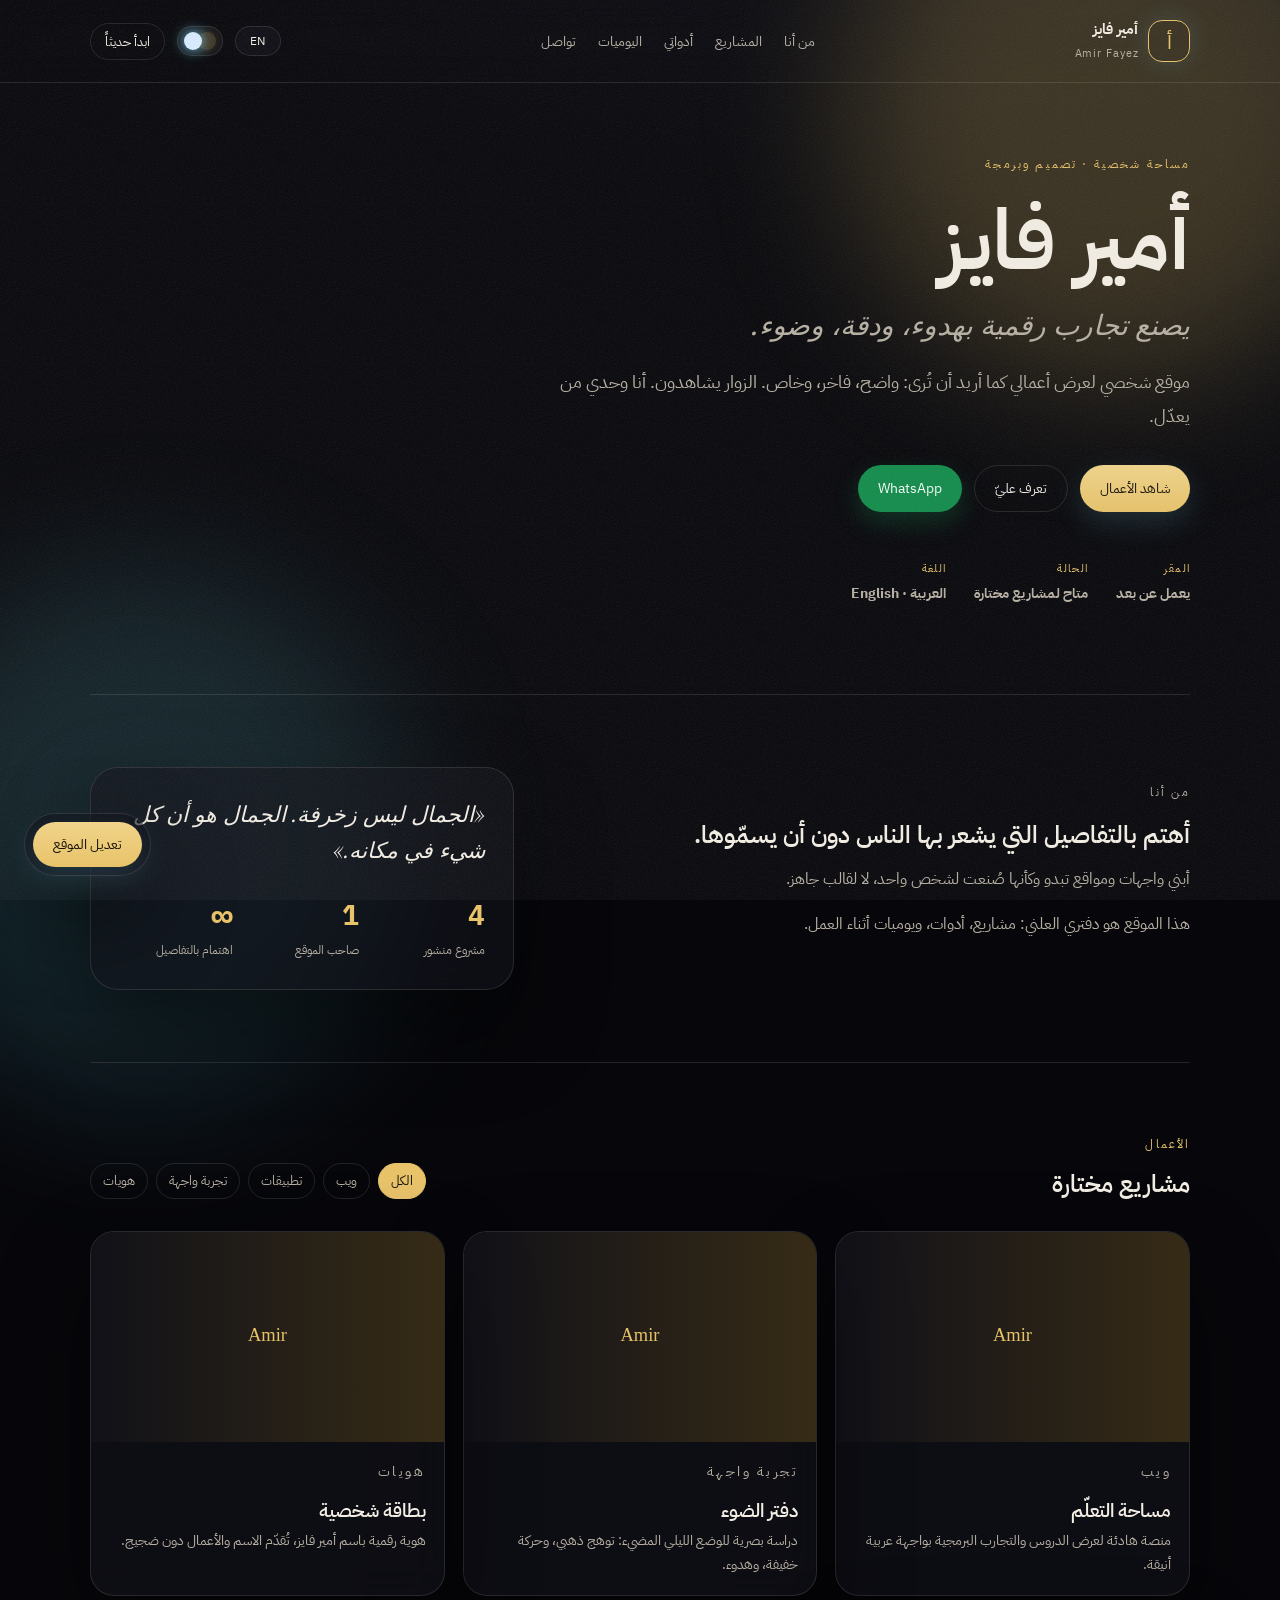
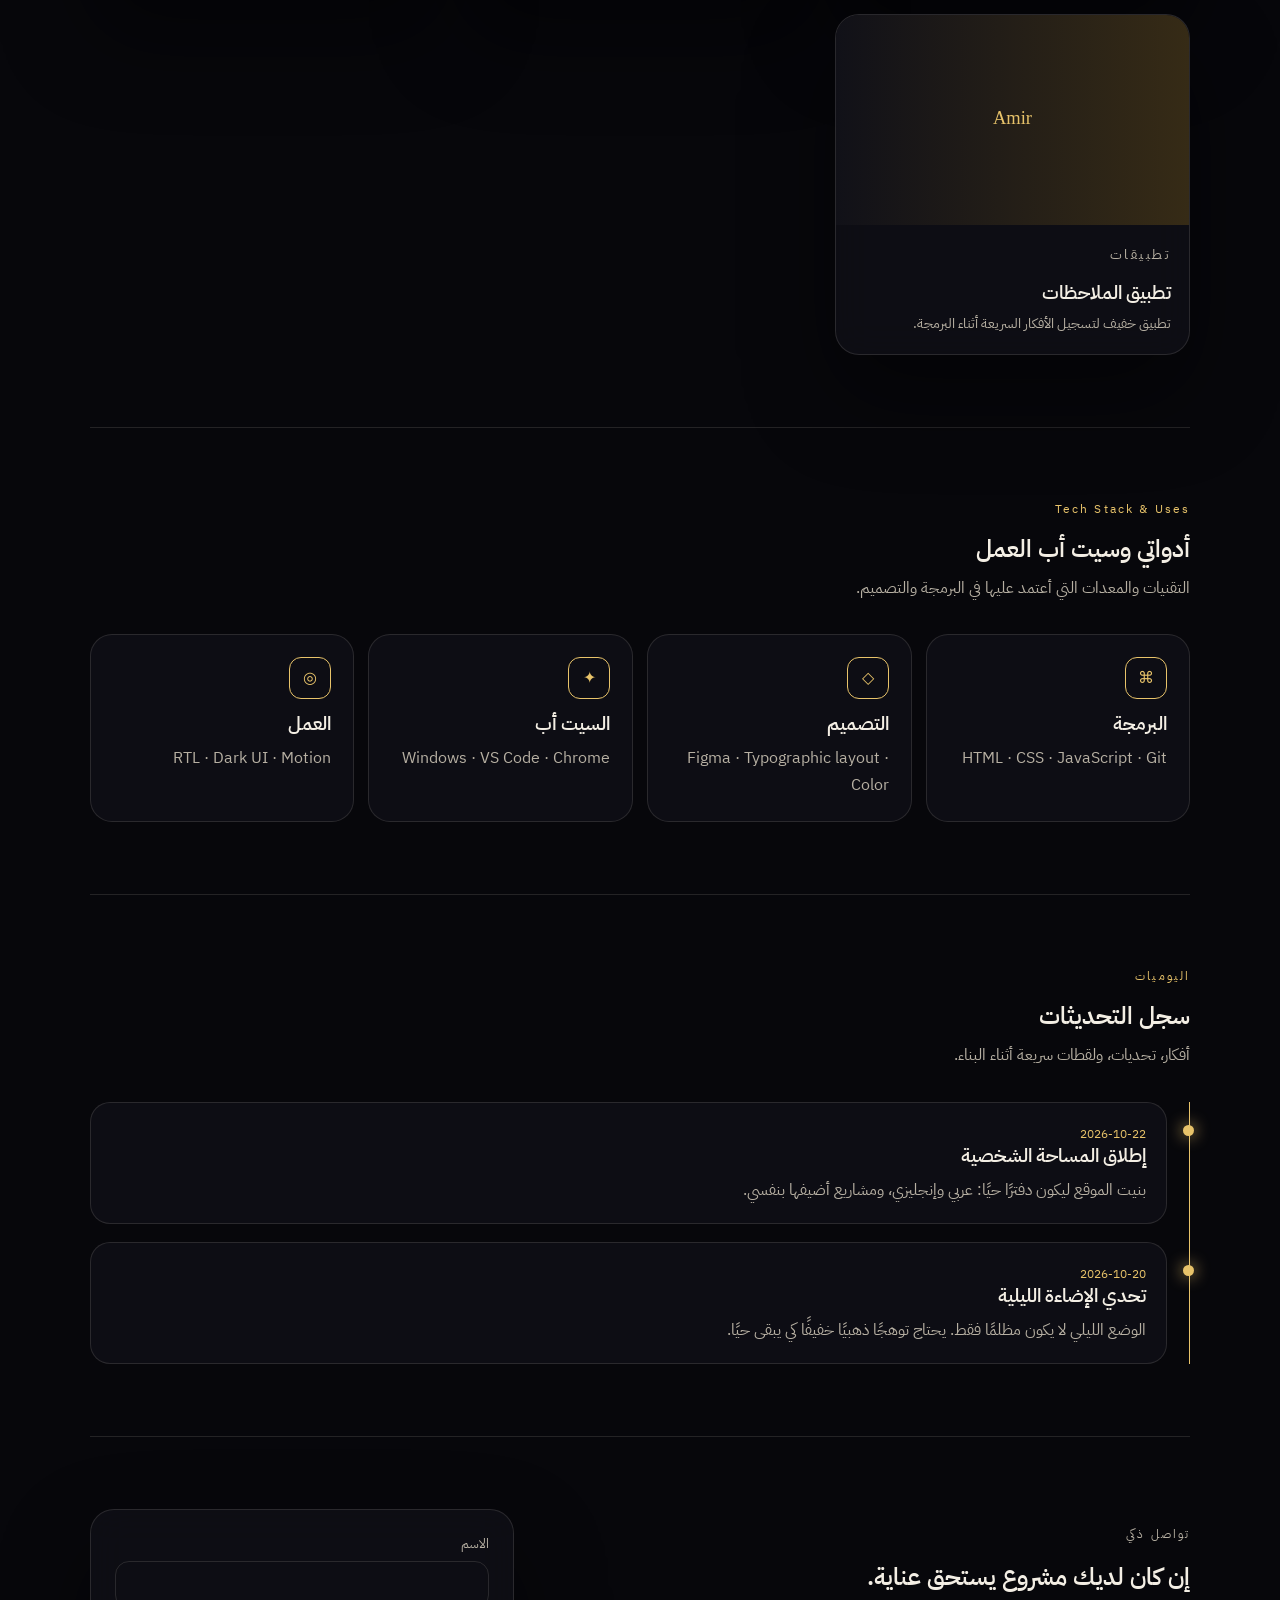
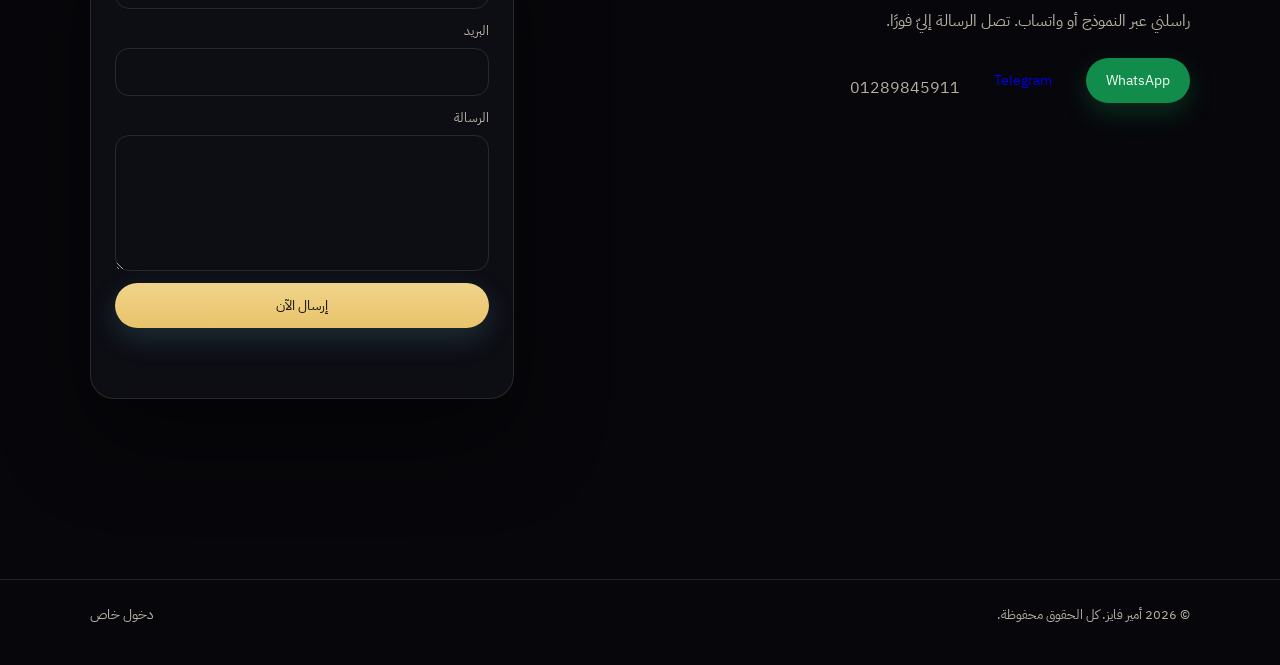
<file: index.html>
<!DOCTYPE html>
<html lang="ar" dir="rtl">
  <head>
    <meta charset="UTF-8" />
    <meta name="viewport" content="width=device-width, initial-scale=1.0" />
    <meta name="description" content="Amir Fayez — personal studio for design and code." />
    <title>أمير فايز — Amir Fayez</title>
    <link rel="preconnect" href="https://fonts.googleapis.com" />
    <link rel="preconnect" href="https://fonts.gstatic.com" crossorigin />
    <link
      href="https://fonts.googleapis.com/css2?family=IBM+Plex+Sans+Arabic:wght@300;400;500;600;700&family=Playfair+Display:ital,wght@0,500;0,700;1,500&display=swap"
      rel="stylesheet"
    />
    <link rel="icon" href="data:image/svg+xml,%3Csvg xmlns='http://www.w3.org/2000/svg' viewBox='0 0 64 64'%3E%3Crect rx='16' width='64' height='64' fill='%230b0b10'/%3E%3Ctext x='32' y='42' text-anchor='middle' font-size='28' fill='%23e8c36a' font-family='serif'%3Eأ%3C/text%3E%3C/svg%3E" />
    <link rel="stylesheet" href="style.css" />
  </head>
  <body>
    <div class="grain" aria-hidden="true"></div>
    <div class="orb orb-a" aria-hidden="true"></div>
    <div class="orb orb-b" aria-hidden="true"></div>
    <div class="cursor-glow" aria-hidden="true"></div>

    <header class="nav">
      <a class="brand" href="#top">
        <span class="brand-mark" id="brandMark">أ</span>
        <span>
          <strong id="brandName">أمير فايز</strong>
          <small id="brandSub">Amir Fayez</small>
        </span>
      </a>
      <nav class="nav-links">
        <a href="#about" data-i18n="navAbout"></a>
        <a href="#work" data-i18n="navWork"></a>
        <a href="#stack" data-i18n="navStack"></a>
        <a href="#journal" data-i18n="navJournal"></a>
        <a href="#contact" data-i18n="navContact"></a>
      </nav>
      <div class="nav-actions">
        <button class="lang-btn" id="langToggle" type="button">EN</button>
        <button class="theme-btn" id="themeToggle" type="button" aria-label="Theme">
          <span class="sun"></span>
          <span class="moon"></span>
        </button>
        <a class="nav-cta" href="#contact" data-i18n="navCta"></a>
      </div>
    </header>

    <main id="top">
      <section class="hero">
        <p class="eyebrow" id="heroEyebrow"></p>
        <h1>
          <span id="heroName"></span>
          <em id="heroTagline"></em>
        </h1>
        <p class="lede" id="heroLede"></p>
        <div class="hero-actions">
          <a class="btn btn-gold" href="#work" data-i18n="btnWork"></a>
          <a class="btn btn-ghost" href="#about" data-i18n="btnAbout"></a>
          <a class="btn btn-wa" id="heroWhatsapp" target="_blank" rel="noopener">WhatsApp</a>
        </div>
        <ul class="hero-meta" id="heroMeta"></ul>
      </section>

      <section id="about" class="about">
        <div class="about-copy">
          <p class="eyebrow" data-i18n="aboutEyebrow"></p>
          <h2 id="aboutTitle"></h2>
          <p id="aboutP1"></p>
          <p id="aboutP2"></p>
        </div>
        <aside class="about-card">
          <p class="quote" id="aboutQuote"></p>
          <div class="stats">
            <div><strong id="projectCount">0</strong><span data-i18n="statProjects"></span></div>
            <div><strong>1</strong><span data-i18n="statOwner"></span></div>
            <div><strong>∞</strong><span data-i18n="statCare"></span></div>
          </div>
        </aside>
      </section>

      <section id="work" class="work">
        <div class="section-head">
          <div>
            <p class="eyebrow" data-i18n="workEyebrow"></p>
            <h2 data-i18n="workTitle"></h2>
          </div>
          <div class="filters" id="filters"></div>
        </div>
        <div class="project-grid" id="projectGrid"></div>
        <p class="empty-note" id="emptyNote" hidden></p>
      </section>

      <section id="stack" class="craft">
        <div class="section-head">
          <div>
            <p class="eyebrow" data-i18n="stackEyebrow"></p>
            <h2 data-i18n="stackTitle"></h2>
            <p class="section-lead" data-i18n="stackLead"></p>
          </div>
        </div>
        <div class="stack-grid" id="stackGrid"></div>
      </section>

      <section id="journal" class="journal">
        <div class="section-head">
          <div>
            <p class="eyebrow" data-i18n="journalEyebrow"></p>
            <h2 data-i18n="journalTitle"></h2>
            <p class="section-lead" data-i18n="journalLead"></p>
          </div>
        </div>
        <div class="timeline" id="timeline"></div>
      </section>

      <section id="contact" class="contact">
        <div>
          <p class="eyebrow" data-i18n="contactEyebrow"></p>
          <h2 id="contactTitle"></h2>
          <p id="contactLead"></p>
          <div class="contact-links">
            <a class="btn btn-wa" id="waButton" target="_blank" rel="noopener">WhatsApp</a>
            <!-- زر تليجرام الجديد -->
            <a href="https://t.me/amirfayez51" class="btn btn-tg" id="tgButton" target="_blank" rel="noopener">Telegram</a>
            <p class="phone-line" id="phoneLine"></p>
          </div>
        </div>
        <form id="contactForm" class="contact-form">
          <label><span data-i18n="labelName"></span><input name="name" required /></label>
          <label><span data-i18n="labelEmail"></span><input name="email" type="email" required dir="ltr" /></label>
          <label><span data-i18n="labelMessage"></span><textarea name="message" required rows="5"></textarea></label>
          <button class="btn btn-gold" type="submit" data-i18n="btnSend"></button>
          <p class="form-status" id="formStatus" role="status"></p>
        </form>
      </section>
    </main>

    <footer class="footer">
      <p id="footerCopy"></p>
      <button class="lock-btn" id="adminOpen" type="button" data-i18n="adminEntry"></button>
    </footer>

    <div class="edit-bar" id="editBar" hidden>
      <button class="btn btn-gold" id="openEditor" type="button" data-i18n="editOpen"></button>
    </div>

    <div class="modal" id="projectModal" hidden>
      <div class="modal-card" role="dialog" aria-modal="true">
        <button class="close-x" data-close="projectModal" type="button">×</button>
        <img id="modalImage" alt="" />
        <div class="modal-body">
          <p class="eyebrow" id="modalTag"></p>
          <h3 id="modalTitle"></h3>
          <p id="modalDesc"></p>
          <a class="btn btn-gold" id="modalLink" target="_blank" rel="noopener"></a>
        </div>
      </div>
    </div>

    <div class="modal" id="adminModal" hidden>
      <div class="modal-card admin-card" role="dialog" aria-modal="true">
        <button class="close-x" data-close="adminModal" type="button">×</button>
        <div id="authView">
          <p class="eyebrow" data-i18n="privacy"></p>
          <h3 id="authTitle"></h3>
          <p class="auth-hint" id="authHint"></p>
          <form id="authForm">
            <label><span data-i18n="labelPassword"></span><input id="authPass" type="password" required minlength="4" autocomplete="current-password" /></label>
            <label id="authPass2Wrap" hidden><span data-i18n="labelPassword2"></span><input id="authPass2" type="password" minlength="4" /></label>
            <button class="btn btn-gold" type="submit" data-i18n="btnLogin"></button>
            <p class="form-status" id="authStatus"></p>
          </form>
        </div>
        <div id="dashView" hidden>
          <div class="dash-head">
            <div>
              <p class="eyebrow" data-i18n="dashEyebrow"></p>
              <h3 data-i18n="dashTitle"></h3>
            </div>
            <button class="btn btn-ghost" id="logoutBtn" type="button" data-i18n="btnLogout"></button>
          </div>
          <div class="tabs" id="adminTabs"></div>
          <div id="adminPane"></div>
        </div>
      </div>
    </div>

    <script src="app.js"></script>
  </body>
</html>
</file>
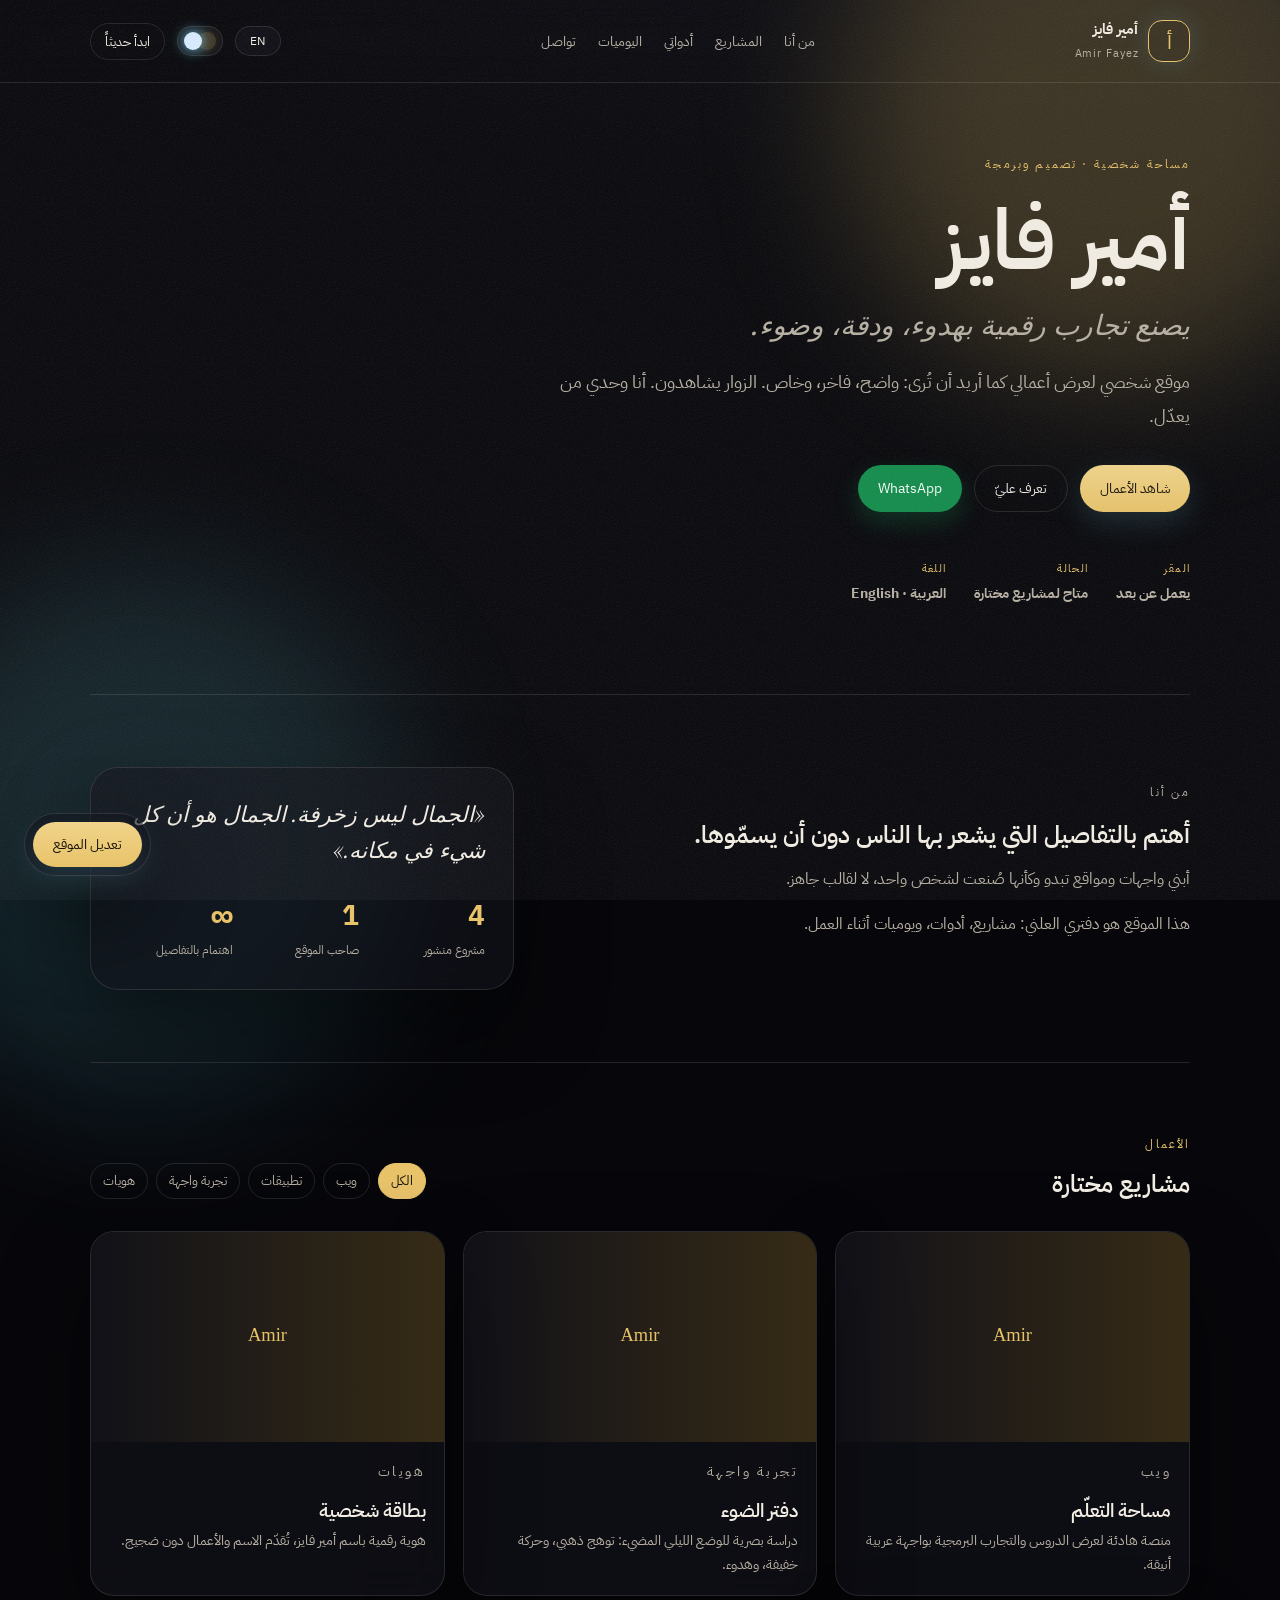
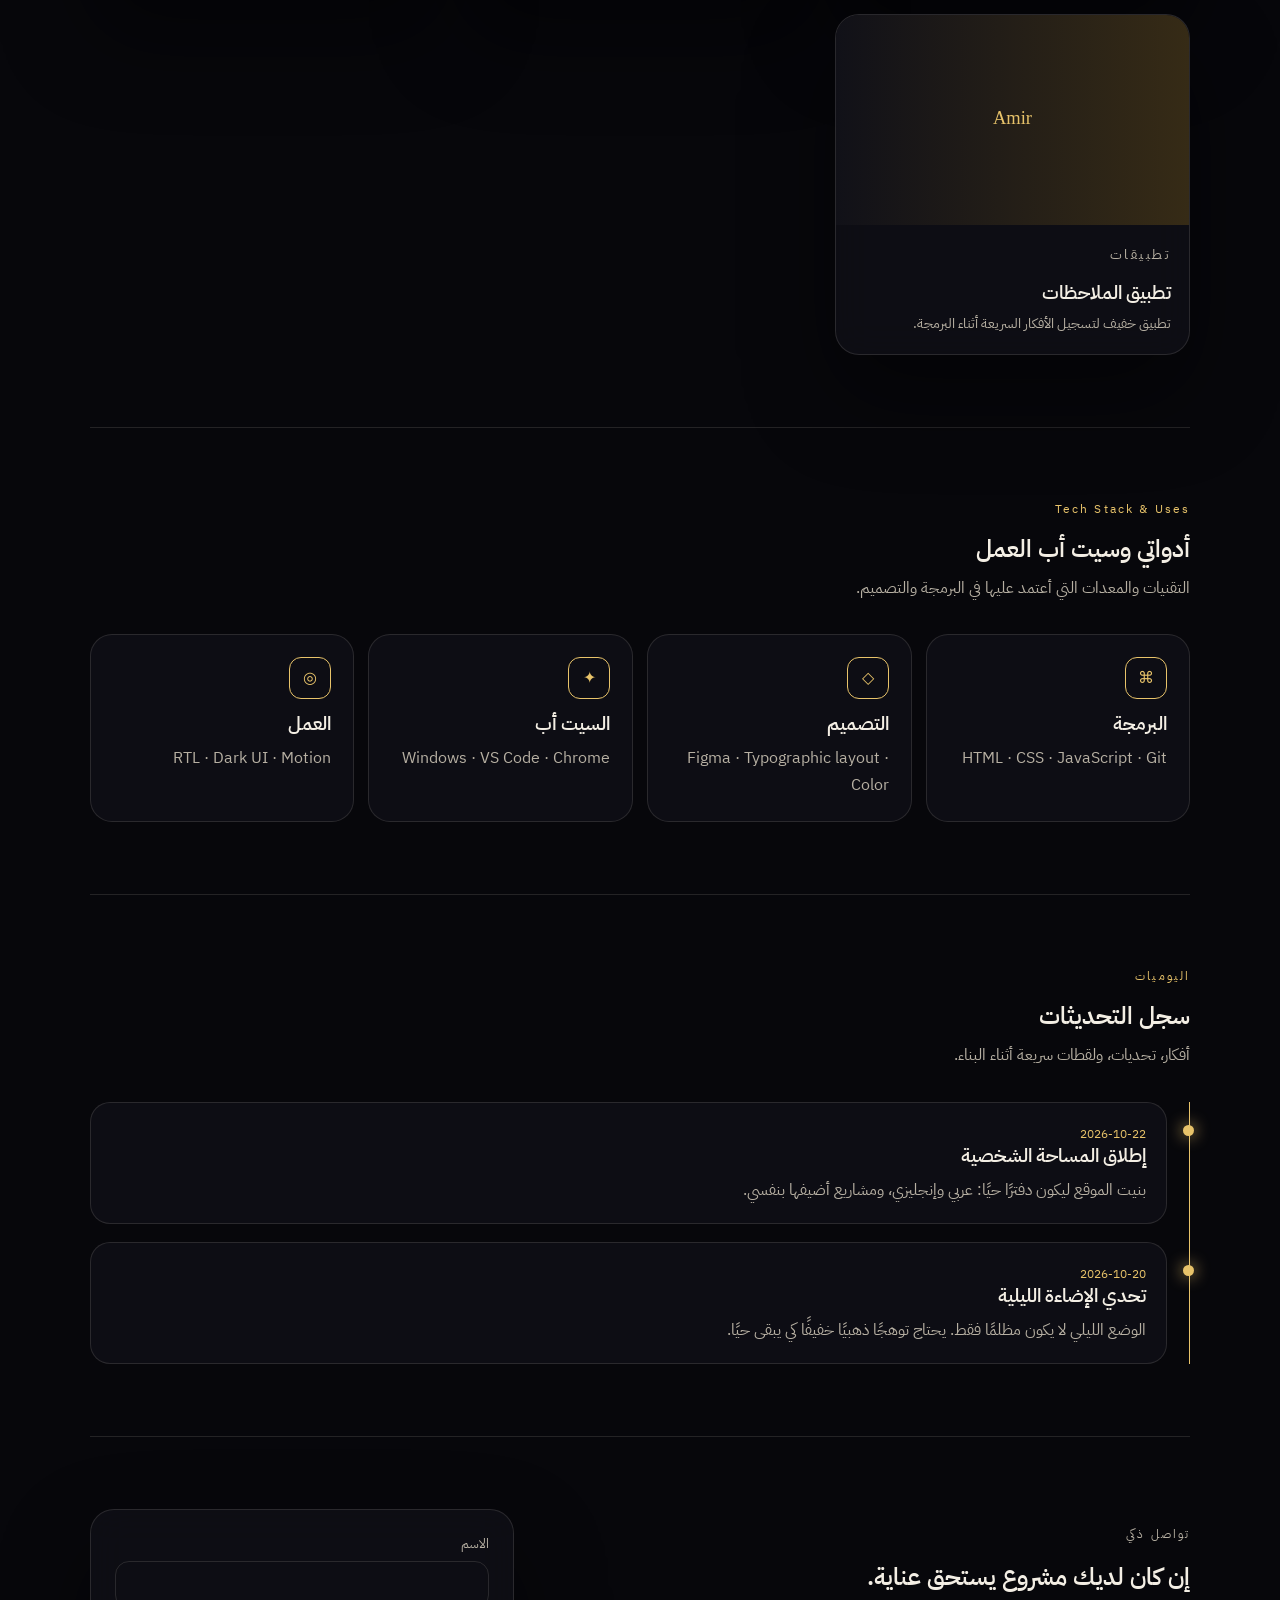
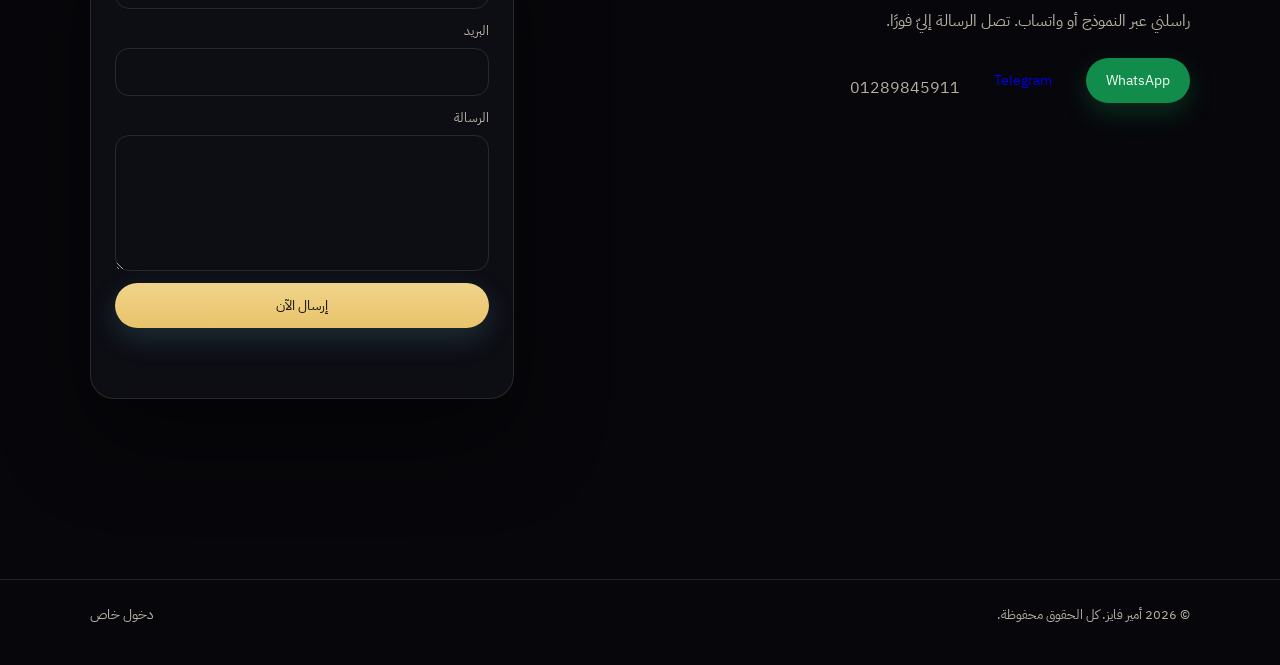
<file: contact.html>
<!DOCTYPE html>
<html lang="ar">
  <head>
    <meta charset="UTF-8" />
    <meta http-equiv="refresh" content="0; url=index.html#contact" />
    <title>تواصل — أمير فايز</title>
    <script>
      location.replace("index.html#contact");
    </script>
  </head>
  <body></body>
</html>
</file>
<file: style.css>
:root {
  --bg: #f4efe4;
  --bg-2: #ebe3d3;
  --ink: #17140f;
  --muted: #5c5346;
  --line: rgba(23, 20, 15, 0.12);
  --gold: #9a7420;
  --gold-2: #c9a24a;
  --card: rgba(255, 251, 244, 0.72);
  --shadow: 0 30px 80px rgba(40, 28, 8, 0.12);
  --glow: rgba(201, 162, 74, 0.28);
  --orb-a: rgba(201, 162, 74, 0.35);
  --orb-b: rgba(90, 120, 110, 0.18);
}

html[data-theme="dark"] {
  --bg: #07070b;
  --bg-2: #101018;
  --ink: #f3eee4;
  --muted: #b7b0a3;
  --line: rgba(243, 238, 228, 0.12);
  --gold: #e8c36a;
  --gold-2: #f0d48a;
  --card: rgba(18, 18, 26, 0.62);
  --shadow: 0 40px 90px rgba(0, 0, 0, 0.45);
  --glow: rgba(126, 224, 255, 0.16);
  --orb-a: rgba(232, 195, 106, 0.22);
  --orb-b: rgba(90, 210, 230, 0.14);
}

* {
  box-sizing: border-box;
  margin: 0;
  padding: 0;
}

html {
  scroll-behavior: smooth;
}

body {
  font-family: "IBM Plex Sans Arabic", sans-serif;
  background: radial-gradient(1200px 600px at 80% -10%, var(--bg-2), var(--bg));
  color: var(--ink);
  min-height: 100vh;
  overflow-x: hidden;
}

.grain {
  pointer-events: none;
  position: fixed;
  inset: 0;
  z-index: 8;
  opacity: 0.18;
  background-image: url("data:image/svg+xml,%3Csvg xmlns='http://www.w3.org/2000/svg' width='160' height='160'%3E%3Cfilter id='n'%3E%3CfeTurbulence type='fractalNoise' baseFrequency='.85' numOctaves='2' stitchTiles='stitch'/%3E%3C/filter%3E%3Crect width='160' height='160' filter='url(%23n)' opacity='.55'/%3E%3C/svg%3E");
}

.orb {
  position: fixed;
  width: 42vw;
  height: 42vw;
  border-radius: 50%;
  filter: blur(70px);
  z-index: 0;
  pointer-events: none;
}

.orb-a {
  background: var(--orb-a);
  top: -12vw;
  right: -8vw;
}

.orb-b {
  background: var(--orb-b);
  bottom: -16vw;
  left: -10vw;
}

.cursor-glow {
  position: fixed;
  width: 280px;
  height: 280px;
  margin: -140px 0 0 -140px;
  border-radius: 50%;
  background: radial-gradient(circle, var(--glow), transparent 68%);
  pointer-events: none;
  z-index: 1;
  opacity: 0.7;
  transform: translate(-100vw, -100vh);
}

.nav,
main,
.footer,
.modal {
  position: relative;
  z-index: 2;
}

.nav {
  position: sticky;
  top: 0;
  display: flex;
  align-items: center;
  justify-content: space-between;
  gap: 16px;
  padding: 18px 7vw;
  backdrop-filter: blur(18px);
  border-bottom: 1px solid var(--line);
  z-index: 5;
}

.brand {
  display: flex;
  align-items: center;
  gap: 10px;
  color: inherit;
  text-decoration: none;
}

.brand-mark {
  width: 42px;
  height: 42px;
  display: grid;
  place-items: center;
  border: 1px solid var(--gold);
  border-radius: 14px;
  color: var(--gold);
  font-family: "IBM Plex Sans Arabic", sans-serif;
  font-size: 22px;
  box-shadow: 0 0 24px var(--glow);
}

.brand strong {
  display: block;
  font-size: 15px;
}

.brand small {
  color: var(--muted);
  letter-spacing: 0.08em;
  font-size: 11px;
}

.nav-links {
  display: flex;
  gap: 22px;
}

.nav-links a,
.lock-btn {
  color: var(--muted);
  text-decoration: none;
  font-size: 14px;
  background: none;
  border: 0;
  cursor: pointer;
  font-family: inherit;
}

.nav-links a:hover,
.lock-btn:hover {
  color: var(--ink);
}

.nav-actions {
  display: flex;
  align-items: center;
  gap: 12px;
}

.theme-btn {
  width: 46px;
  height: 30px;
  border-radius: 999px;
  border: 1px solid var(--line);
  background: var(--card);
  cursor: pointer;
  position: relative;
}

.theme-btn .sun,
.theme-btn .moon {
  position: absolute;
  top: 5px;
  width: 18px;
  height: 18px;
  border-radius: 50%;
  transition: 0.3s ease;
}

.theme-btn .sun {
  right: 6px;
  background: #c9a24a;
  box-shadow: 0 0 12px #c9a24a;
}

.theme-btn .moon {
  left: 6px;
  background: #d9ecff;
  box-shadow: 0 0 14px #7ee0ff;
  opacity: 0.25;
}

html[data-theme="dark"] .theme-btn .sun {
  opacity: 0.25;
}

html[data-theme="dark"] .theme-btn .moon {
  opacity: 1;
}

.nav-cta {
  color: var(--ink);
  text-decoration: none;
  border: 1px solid var(--line);
  padding: 8px 14px;
  border-radius: 999px;
  font-size: 13px;
}

.lang-btn {
  border: 1px solid var(--line);
  background: var(--card);
  color: var(--ink);
  border-radius: 999px;
  min-width: 46px;
  height: 30px;
  cursor: pointer;
  font-family: inherit;
  font-size: 12px;
}

main {
  padding: 8vh 7vw 12vh;
}

.hero {
  max-width: 920px;
  padding-bottom: 10vh;
}

.eyebrow {
  color: var(--gold);
  letter-spacing: 0.18em;
  font-size: 12px;
  margin-bottom: 16px;
}

h1,
h2,
h3 {
  font-weight: 600;
  line-height: 1.25;
}

h1 {
  font-size: clamp(42px, 7vw, 84px);
  font-family: "IBM Plex Sans Arabic", sans-serif;
}

h1 em {
  display: block;
  margin-top: 12px;
  font-size: clamp(18px, 2.4vw, 28px);
  font-style: italic;
  font-family: "Playfair Display", serif;
  font-weight: 500;
  color: var(--muted);
}

.lede {
  max-width: 640px;
  margin: 24px 0 32px;
  color: var(--muted);
  font-size: 18px;
  line-height: 1.9;
}

.hero-actions,
.admin-row {
  display: flex;
  gap: 12px;
  flex-wrap: wrap;
}

.btn {
  display: inline-flex;
  align-items: center;
  justify-content: center;
  border: 0;
  cursor: pointer;
  text-decoration: none;
  padding: 12px 20px;
  border-radius: 999px;
  font-family: inherit;
  font-size: 14px;
}

.btn-gold {
  background: linear-gradient(180deg, var(--gold-2), var(--gold));
  color: #1a1408;
  box-shadow: 0 10px 30px var(--glow);
}

.btn-ghost {
  background: transparent;
  color: var(--ink);
  border: 1px solid var(--line);
}

.btn-wa {
  background: #128c4b;
  color: #f4fff8;
  box-shadow: 0 10px 24px rgba(18, 140, 75, 0.28);
}

.hero-meta {
  display: flex;
  gap: 28px;
  list-style: none;
  margin-top: 48px;
  color: var(--muted);
  font-size: 14px;
}

.hero-meta span {
  display: block;
  color: var(--gold);
  font-size: 11px;
  letter-spacing: 0.12em;
  margin-bottom: 6px;
}

.about,
.contact {
  display: grid;
  grid-template-columns: 1.2fr 0.8fr;
  gap: 40px;
  padding: 8vh 0;
  border-top: 1px solid var(--line);
}

.about-copy p,
.contact p {
  color: var(--muted);
  line-height: 1.9;
  margin-top: 14px;
}

.about-card,
.craft-grid article,
.project-card,
.contact-form,
.admin-card,
.modal-card {
  background: var(--card);
  border: 1px solid var(--line);
  backdrop-filter: blur(18px);
  box-shadow: var(--shadow);
}

.about-card {
  padding: 28px;
  border-radius: 28px;
}

.quote {
  font-family: "Playfair Display", serif;
  font-style: italic;
  font-size: 22px;
  line-height: 1.6;
}

.stats {
  display: grid;
  grid-template-columns: repeat(3, 1fr);
  gap: 12px;
  margin-top: 28px;
}

.stats strong {
  display: block;
  font-size: 28px;
  color: var(--gold);
}

.stats span {
  color: var(--muted);
  font-size: 12px;
}

.work,
.craft {
  padding: 8vh 0;
  border-top: 1px solid var(--line);
}

.section-head {
  display: flex;
  justify-content: space-between;
  align-items: end;
  gap: 20px;
  margin-bottom: 32px;
}

.filters {
  display: flex;
  flex-wrap: wrap;
  gap: 8px;
}

.filter-btn {
  border: 1px solid var(--line);
  background: transparent;
  color: var(--muted);
  border-radius: 999px;
  padding: 7px 12px;
  cursor: pointer;
  font-family: inherit;
}

.filter-btn.active {
  color: #1a1408;
  background: var(--gold);
  border-color: var(--gold);
}

.project-grid {
  display: grid;
  grid-template-columns: repeat(3, 1fr);
  gap: 18px;
}

.project-card {
  border-radius: 24px;
  overflow: hidden;
  cursor: pointer;
  transition: transform 0.35s ease, box-shadow 0.35s ease;
}

.project-card:hover {
  transform: translateY(-8px);
  box-shadow: 0 24px 50px var(--glow);
}

.project-card img {
  width: 100%;
  height: 210px;
  object-fit: cover;
  display: block;
}

.project-card .body {
  padding: 18px;
}

.project-card h3 {
  margin: 8px 0 6px;
}

.project-card p {
  color: var(--muted);
  font-size: 14px;
  line-height: 1.7;
}

.empty-note {
  color: var(--muted);
  margin-top: 20px;
}

.craft-grid {
  display: grid;
  grid-template-columns: repeat(4, 1fr);
  gap: 14px;
  margin-top: 28px;
}

.craft-grid article {
  padding: 22px;
  border-radius: 22px;
}

.craft-grid p {
  color: var(--muted);
  margin-top: 10px;
  line-height: 1.7;
}

.section-lead {
  color: var(--muted);
  margin-top: 10px;
  max-width: 520px;
  line-height: 1.8;
}

.stack-grid {
  display: grid;
  grid-template-columns: repeat(4, 1fr);
  gap: 14px;
}

.stack-card {
  background: var(--card);
  border: 1px solid var(--line);
  border-radius: 22px;
  padding: 22px;
  min-height: 180px;
  cursor: pointer;
  transition: transform 0.3s ease, box-shadow 0.3s ease, border-color 0.3s ease;
}

.stack-card:hover,
.stack-card:focus {
  transform: translateY(-8px) rotate(-0.4deg);
  box-shadow: 0 20px 40px var(--glow);
  border-color: var(--gold);
  outline: none;
}

.stack-icon {
  display: inline-grid;
  place-items: center;
  width: 42px;
  height: 42px;
  border-radius: 12px;
  border: 1px solid var(--gold);
  color: var(--gold);
  margin-bottom: 14px;
}

.stack-card p {
  color: var(--muted);
  margin-top: 8px;
  line-height: 1.7;
}

.journal {
  padding: 8vh 0;
  border-top: 1px solid var(--line);
}

.timeline {
  display: grid;
  gap: 18px;
  border-inline-start: 1px solid var(--gold);
  padding-inline-start: 22px;
}

.time-item {
  background: var(--card);
  border: 1px solid var(--line);
  border-radius: 20px;
  padding: 18px 20px;
  position: relative;
}

.time-item::before {
  content: "";
  position: absolute;
  inset-inline-start: -28px;
  top: 22px;
  width: 11px;
  height: 11px;
  border-radius: 50%;
  background: var(--gold);
  box-shadow: 0 0 16px var(--gold);
}

.time-item time {
  color: var(--gold);
  font-size: 12px;
}

.time-item p {
  color: var(--muted);
  margin-top: 8px;
  line-height: 1.8;
}

.contact-links {
  display: flex;
  flex-wrap: wrap;
  align-items: center;
  gap: 14px;
  margin-top: 22px;
}

.phone-line {
  color: var(--muted);
  direction: ltr;
}

.edit-bar {
  position: fixed;
  inset-inline-end: 24px;
  bottom: 24px;
  z-index: 12;
  display: flex;
  gap: 12px;
  align-items: center;
  background: var(--card);
  border: 1px solid var(--line);
  border-radius: 999px;
  padding: 8px;
  box-shadow: var(--shadow);
  max-width: min(280px, calc(100vw - 32px));
}

.tabs {
  display: flex;
  flex-wrap: wrap;
  gap: 8px;
  margin: 16px 0;
}

.tab {
  border: 1px solid var(--line);
  background: transparent;
  color: var(--muted);
  border-radius: 999px;
  padding: 7px 12px;
  cursor: pointer;
  font-family: inherit;
}

.tab.active {
  background: var(--gold);
  color: #1a1408;
  border-color: var(--gold);
}

.dash-head {
  display: flex;
  justify-content: space-between;
  gap: 12px;
  align-items: start;
}

.two {
  display: grid;
  grid-template-columns: 1fr 1fr;
  gap: 12px;
}

select {
  width: 100%;
  border: 1px solid var(--line);
  background: transparent;
  color: var(--ink);
  border-radius: 14px;
  padding: 12px 14px;
  font-family: inherit;
}

.contact-form,
.admin-form {
  display: grid;
  gap: 12px;
  padding: 24px;
  border-radius: 24px;
}

label {
  display: grid;
  gap: 8px;
  font-size: 13px;
  color: var(--muted);
}

input,
textarea {
  width: 100%;
  border: 1px solid var(--line);
  background: transparent;
  color: var(--ink);
  border-radius: 14px;
  padding: 12px 14px;
  font-family: inherit;
  font-size: 15px;
}

.form-status {
  min-height: 20px;
  font-size: 13px;
  color: var(--gold);
}

.footer {
  display: flex;
  justify-content: space-between;
  align-items: center;
  padding: 24px 7vw 40px;
  color: var(--muted);
  font-size: 13px;
  border-top: 1px solid var(--line);
}

.modal {
  position: fixed;
  inset: 0;
  background: rgba(8, 8, 12, 0.55);
  display: grid;
  place-items: center;
  padding: 24px;
  z-index: 20;
}

.modal[hidden] {
  display: none;
}

.modal-card {
  width: min(720px, 100%);
  border-radius: 28px;
  overflow: hidden;
  position: relative;
}

.admin-card {
  width: min(920px, 100%);
  padding: 28px;
  max-height: 88vh;
  overflow: auto;
}

.modal-card img {
  width: 100%;
  height: 280px;
  object-fit: cover;
}

.modal-body {
  padding: 22px;
}

.close-x {
  position: absolute;
  top: 12px;
  inset-inline-start: 12px;
  width: 36px;
  height: 36px;
  border: 0;
  border-radius: 50%;
  background: var(--card);
  color: var(--ink);
  cursor: pointer;
  z-index: 2;
}

.admin-list,
.inbox {
  margin-top: 18px;
  display: grid;
  gap: 8px;
}

.admin-item,
.inbox article {
  border: 1px solid var(--line);
  border-radius: 14px;
  padding: 12px;
  display: flex;
  justify-content: space-between;
  gap: 10px;
  align-items: center;
}

.danger {
  background: transparent;
  color: #c45c4a;
  border: 1px solid rgba(196, 92, 74, 0.35);
  border-radius: 999px;
  padding: 6px 10px;
  cursor: pointer;
  font-family: inherit;
}

.inbox-title {
  margin-top: 28px;
}

.auth-hint {
  color: var(--muted);
  margin: 8px 0 16px;
  line-height: 1.7;
}

@media (max-width: 720px) {
  .nav-links {
    display: none;
  }

  .about,
  .contact,
  .project-grid,
  .craft-grid,
  .stack-grid,
  .two {
    grid-template-columns: 1fr;
  }

  .edit-bar {
    inset-inline: 12px;
    bottom: 12px;
  }

  .hero-meta,
  .stats {
    grid-template-columns: 1fr;
    display: grid;
  }

  .section-head {
    flex-direction: column;
    align-items: start;
  }
}
</file>
